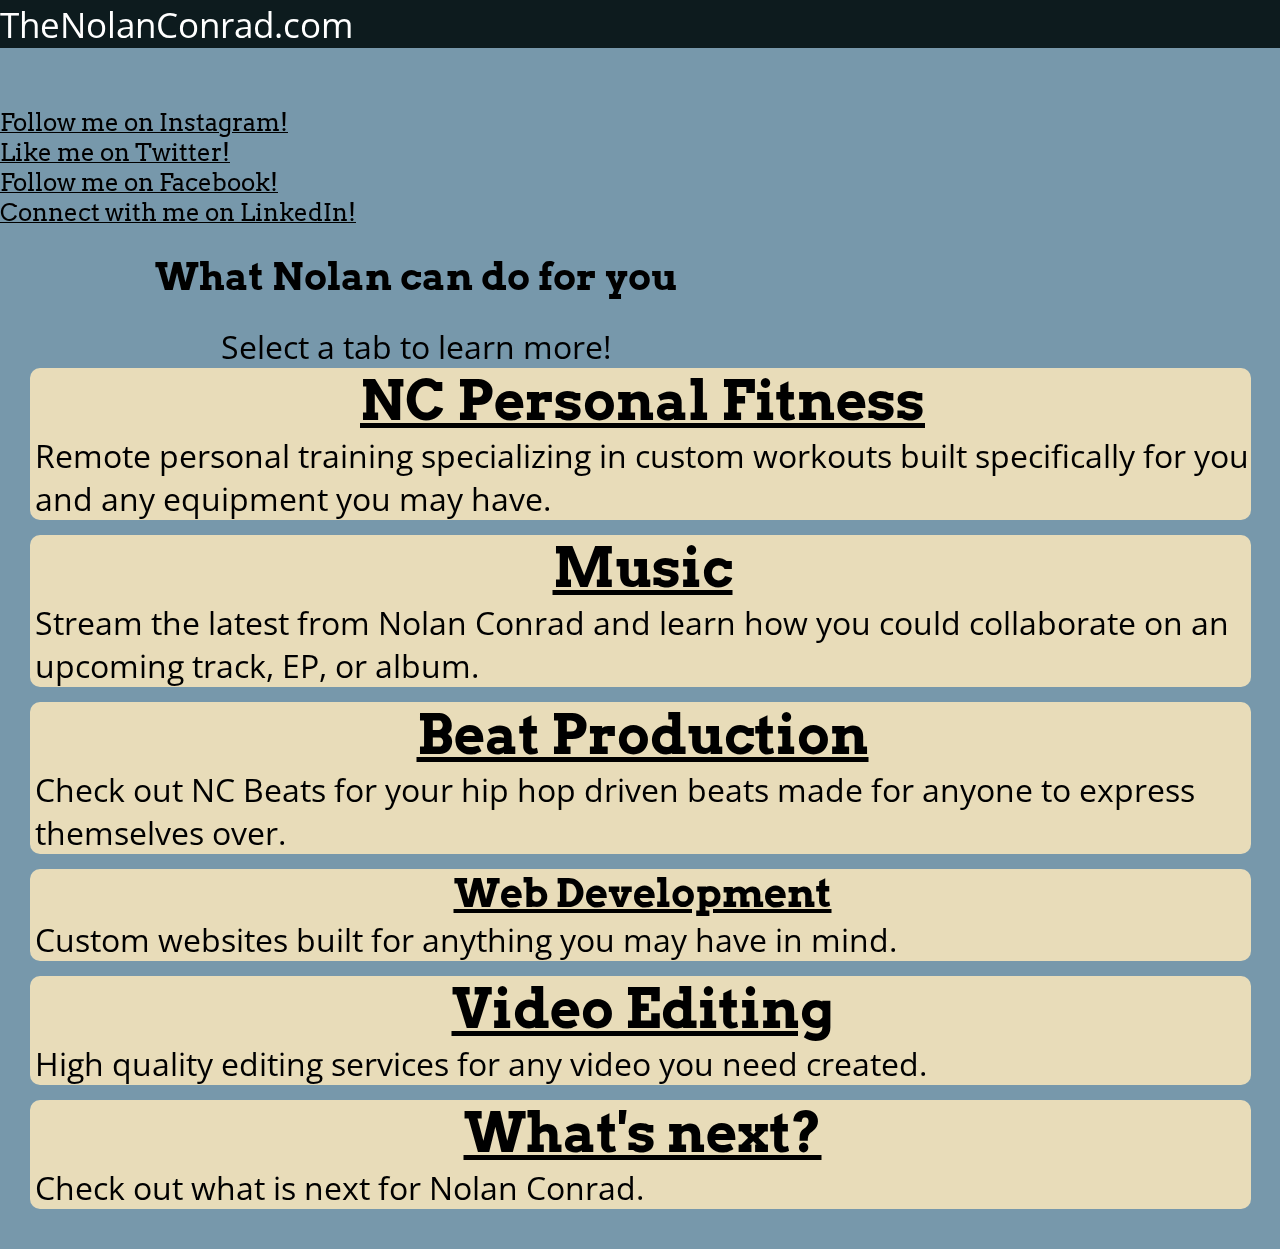
<file: index.html>
<!DOCTYPE html>
<html>
    <head>
        <link rel="stylesheet" href="home-styles.css">
        <link href="https://fonts.googleapis.com/css2?family=Arvo&display=swap" rel="stylesheet">
        <link href="https://fonts.googleapis.com/css2?family=Open+Sans&display=swap" rel="stylesheet">
        <meta name="viewport" content="width=device-width, initial-scale=1.0">
    </head>
    <body>
        <div class="header">
            <p>TheNolanConrad.com</p>
        </div>
        <!-- 
        <div class="nav">
            <p>  News and Updates </p>
        </div>
        -->
        <div class="main">
            <iframe src="https://open.spotify.com/follow/1/?uri=spotify:artist:3QLqkpepnuhxGH0OxMumrw&size=detail&theme=light&show-count=0" width="300" height="56" scrolling="no" frameborder="0" style="border:none; overflow:hidden;" allowtransparency="true"></iframe> <br>
            <div class="socialMediaLinks"> 
                <a href="https://www.instagram.com/thenolanconrad/">Follow me on Instagram! </a> <br>
                <a href="https://twitter.com/thenolanconrad">Like me on Twitter!</a> <br>
                <a href="https://www.facebook.com/thenolanconrad">Follow me on Facebook!</a> <br>
                <a href="https://www.linkedin.com/in/nolanconrad">Connect with me on LinkedIn!</a>
            </div>
            <h1>What Nolan can do for you</h1>
            <p>Select a tab to learn more!</p>
            <div class="service-container">
                <a href="ncpf.html">
                    <div class="service-wrapper one">
                        <h2>NC Personal Fitness</h2>
                        <p>Remote personal training specializing in custom workouts built specifically for you and any equipment you may have.</p>
                    </div>
                </a>   
                <a href="musicProduction.html"> 
                    <div class="service-wrapper two">
                        <h2>Music</h2>
                        <p>Stream the latest from Nolan Conrad and learn how you could collaborate on an upcoming track, EP, or album.</p>
                    </div>
                </a>
                <a href="ncbeats.html">
                    <div class="service-wrapper three">
                        <h2>Beat Production</h2>
                        <P>Check out NC Beats for your hip hop driven beats made for anyone to express themselves over.</P>
                    </div>
                </a>
                <a href="webDev.html">
                    <div class="service-wrapper four">
                        <h2>Web Development</h2> 
                        <p>Custom websites built for anything you may have in mind.</p>
                    </div>
                </a>
                <a href="videoEditing.html">
                    <div class="service-wrapper five">
                        <h2>Video Editing</h2>
                        <p>High quality editing services for any video you need created. </p>
                    </div>
                </a>
                <a href="whatsNext.html">
                    <div class="service-wrapper six">
                        <h2> What's next? </h2>
                        <p>Check out what is next for Nolan Conrad. </p>
                    </div>
                </a>
            </div>
        </div>
        <div class="footer">

        </div>
    </body>
</html>
</file>
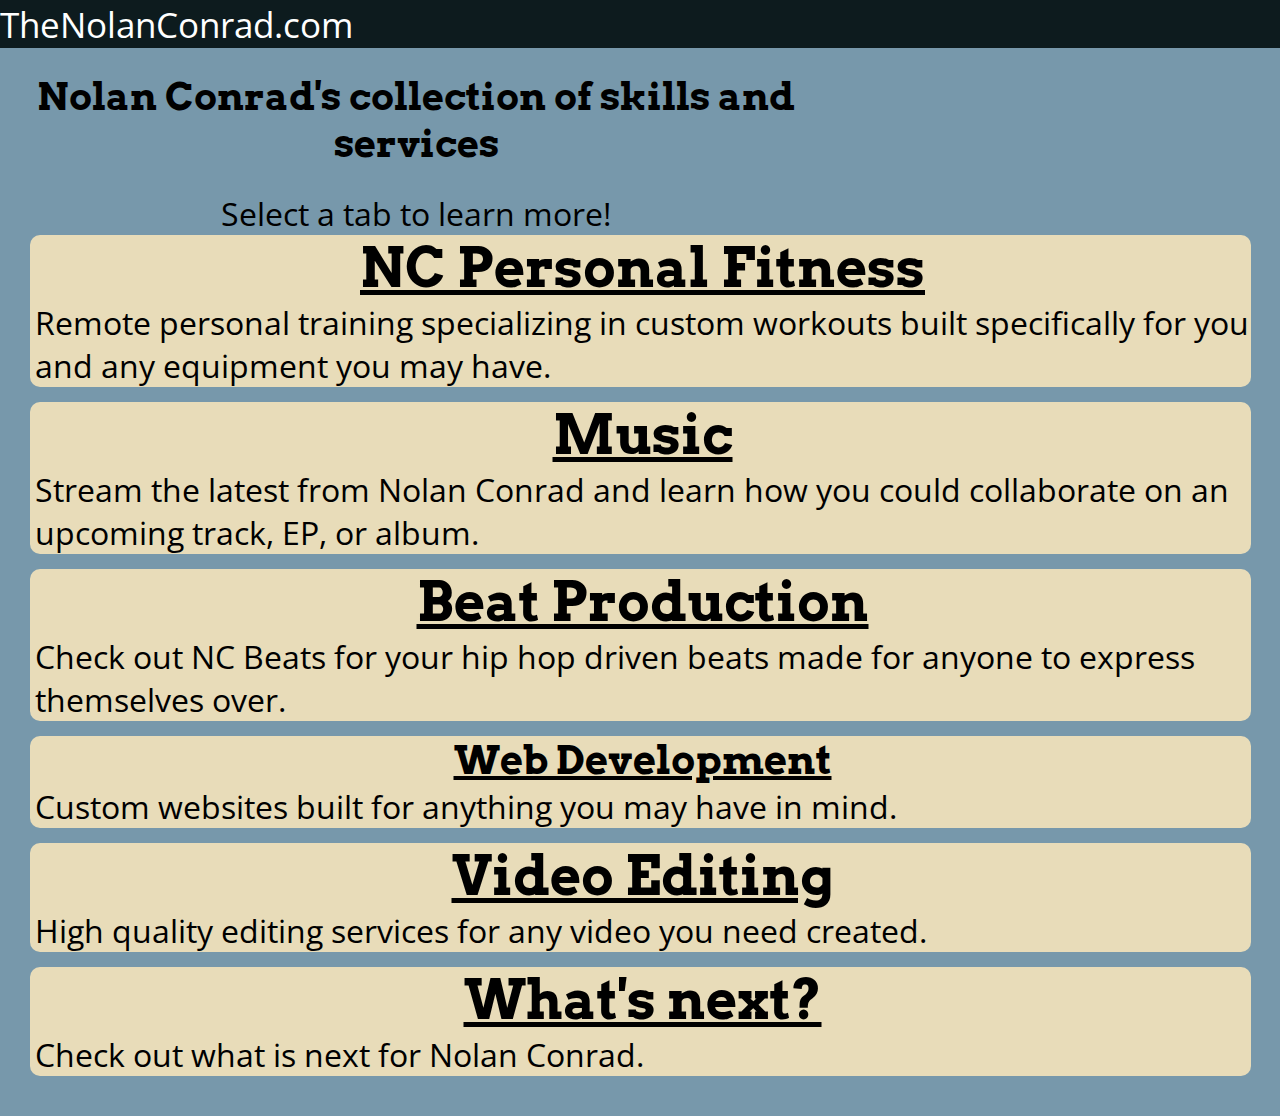
<file: home.html>
<!DOCTYPE html>
<html>
    <head>
        <link rel="stylesheet" href="home-styles.css">
        <link href="https://fonts.googleapis.com/css2?family=Arvo&display=swap" rel="stylesheet">
        <link href="https://fonts.googleapis.com/css2?family=Open+Sans&display=swap" rel="stylesheet">
    </head>
    <body>
        <div class="header">
            <p>TheNolanConrad.com</p>
        </div>
        <!-- 
        <div class="nav">
            <p>  News and Updates </p>
        </div>
        -->
        <div class="main">
            <h1>Nolan Conrad's collection of skills and services</h1>
            <p>Select a tab to learn more!</p>
            <div class="service-container">
                <a href="ncpf.html">
                    <div class="service-wrapper one">
                        <h2>NC Personal Fitness</h2>
                        <p>Remote personal training specializing in custom workouts built specifically for you and any equipment you may have.</p>
                    </div>
                </a>   
                <a href="musicProduction.html"> 
                    <div class="service-wrapper two">
                        <h2>Music</h2>
                        <p>Stream the latest from Nolan Conrad and learn how you could collaborate on an upcoming track, EP, or album.</p>
                    </div>
                </a>
                <a href="ncbeats.html">
                    <div class="service-wrapper three">
                        <h2>Beat Production</h2>
                        <P>Check out NC Beats for your hip hop driven beats made for anyone to express themselves over.</P>
                    </div>
                </a>
                <a href="webDev.html">
                    <div class="service-wrapper four">
                        <h2>Web Development</h2> 
                        <p>Custom websites built for anything you may have in mind.</p>
                    </div>
                </a>
                <a href="videoEditing.html">
                    <div class="service-wrapper five">
                        <h2>Video Editing</h2>
                        <p>High quality editing services for any video you need created. </p>
                    </div>
                </a>
                <a href="whatsNext.html">
                    <div class="service-wrapper six">
                        <h2> What's next? </h2>
                        <p>Check out what is next for Nolan Conrad. </p>
                    </div>
                </a>
            </div>
        </div>
        <div class="footer">

        </div>
    </body>
</html>
</file>
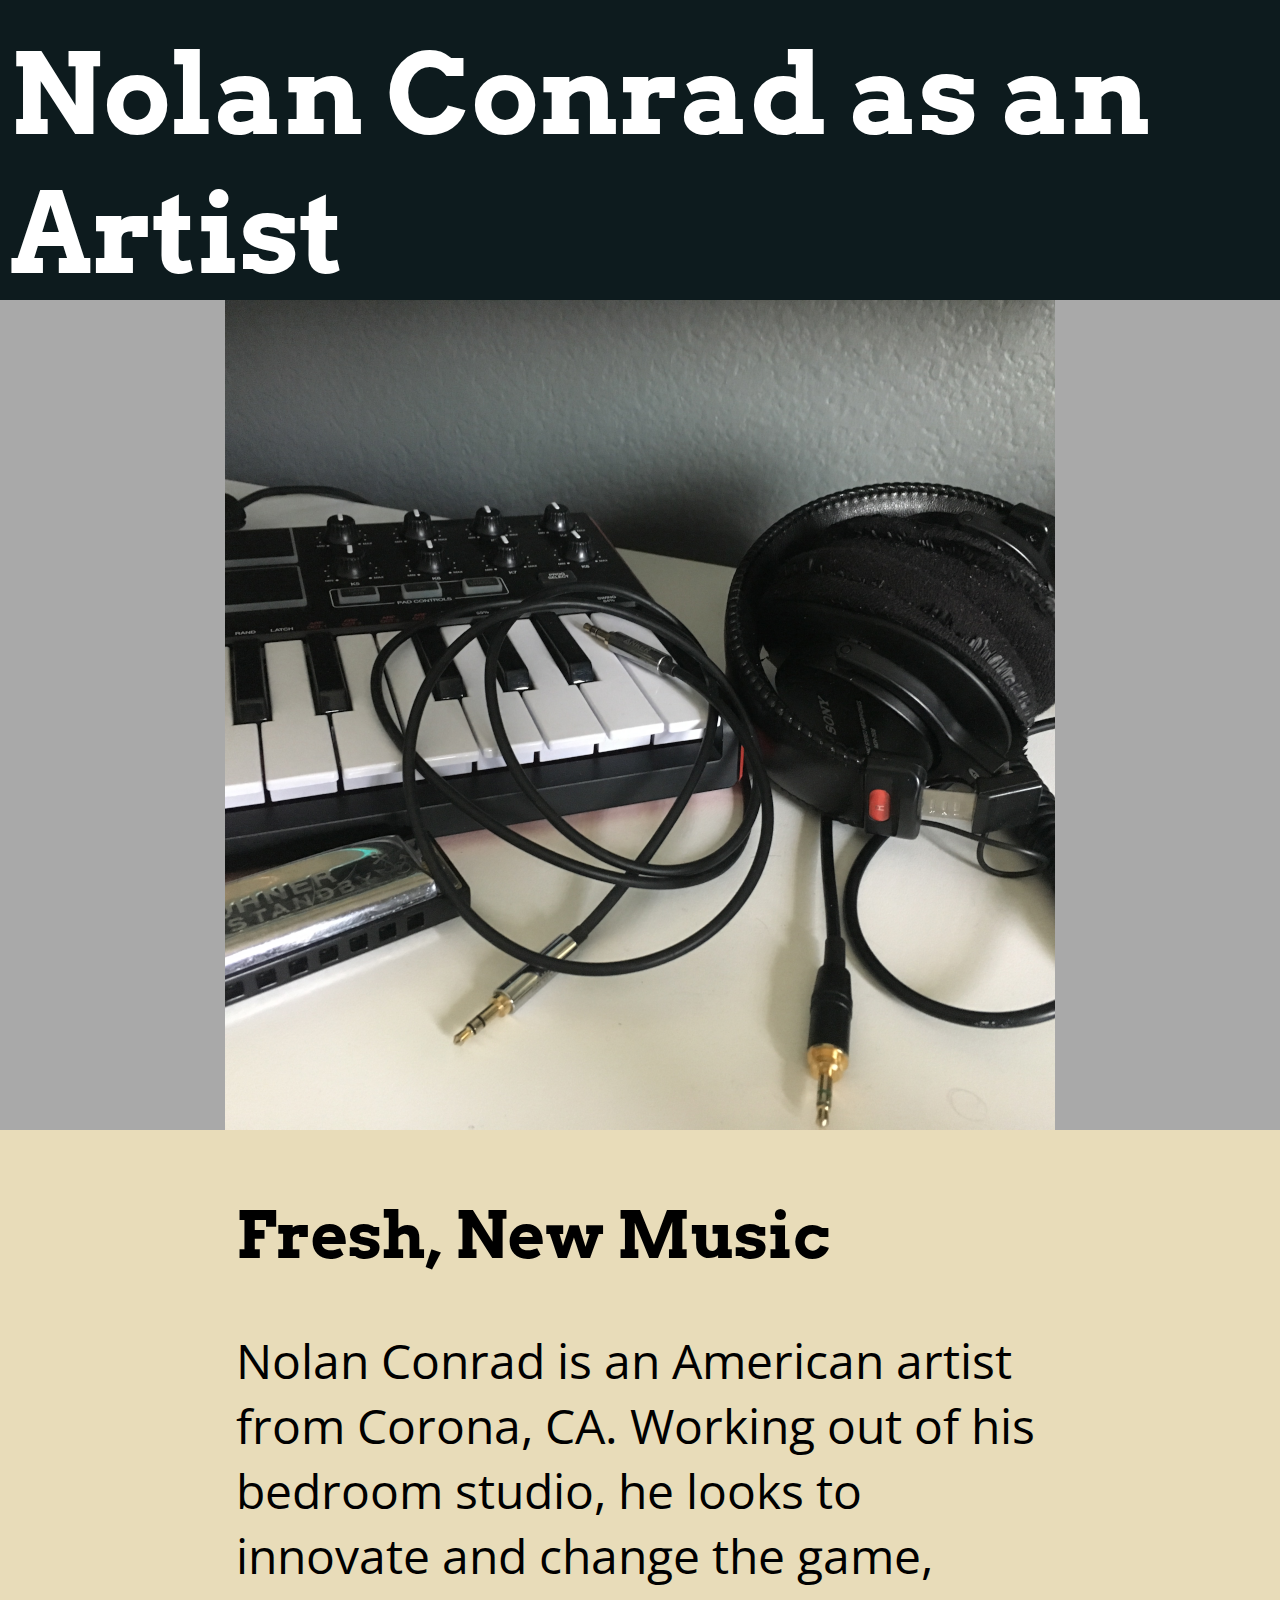
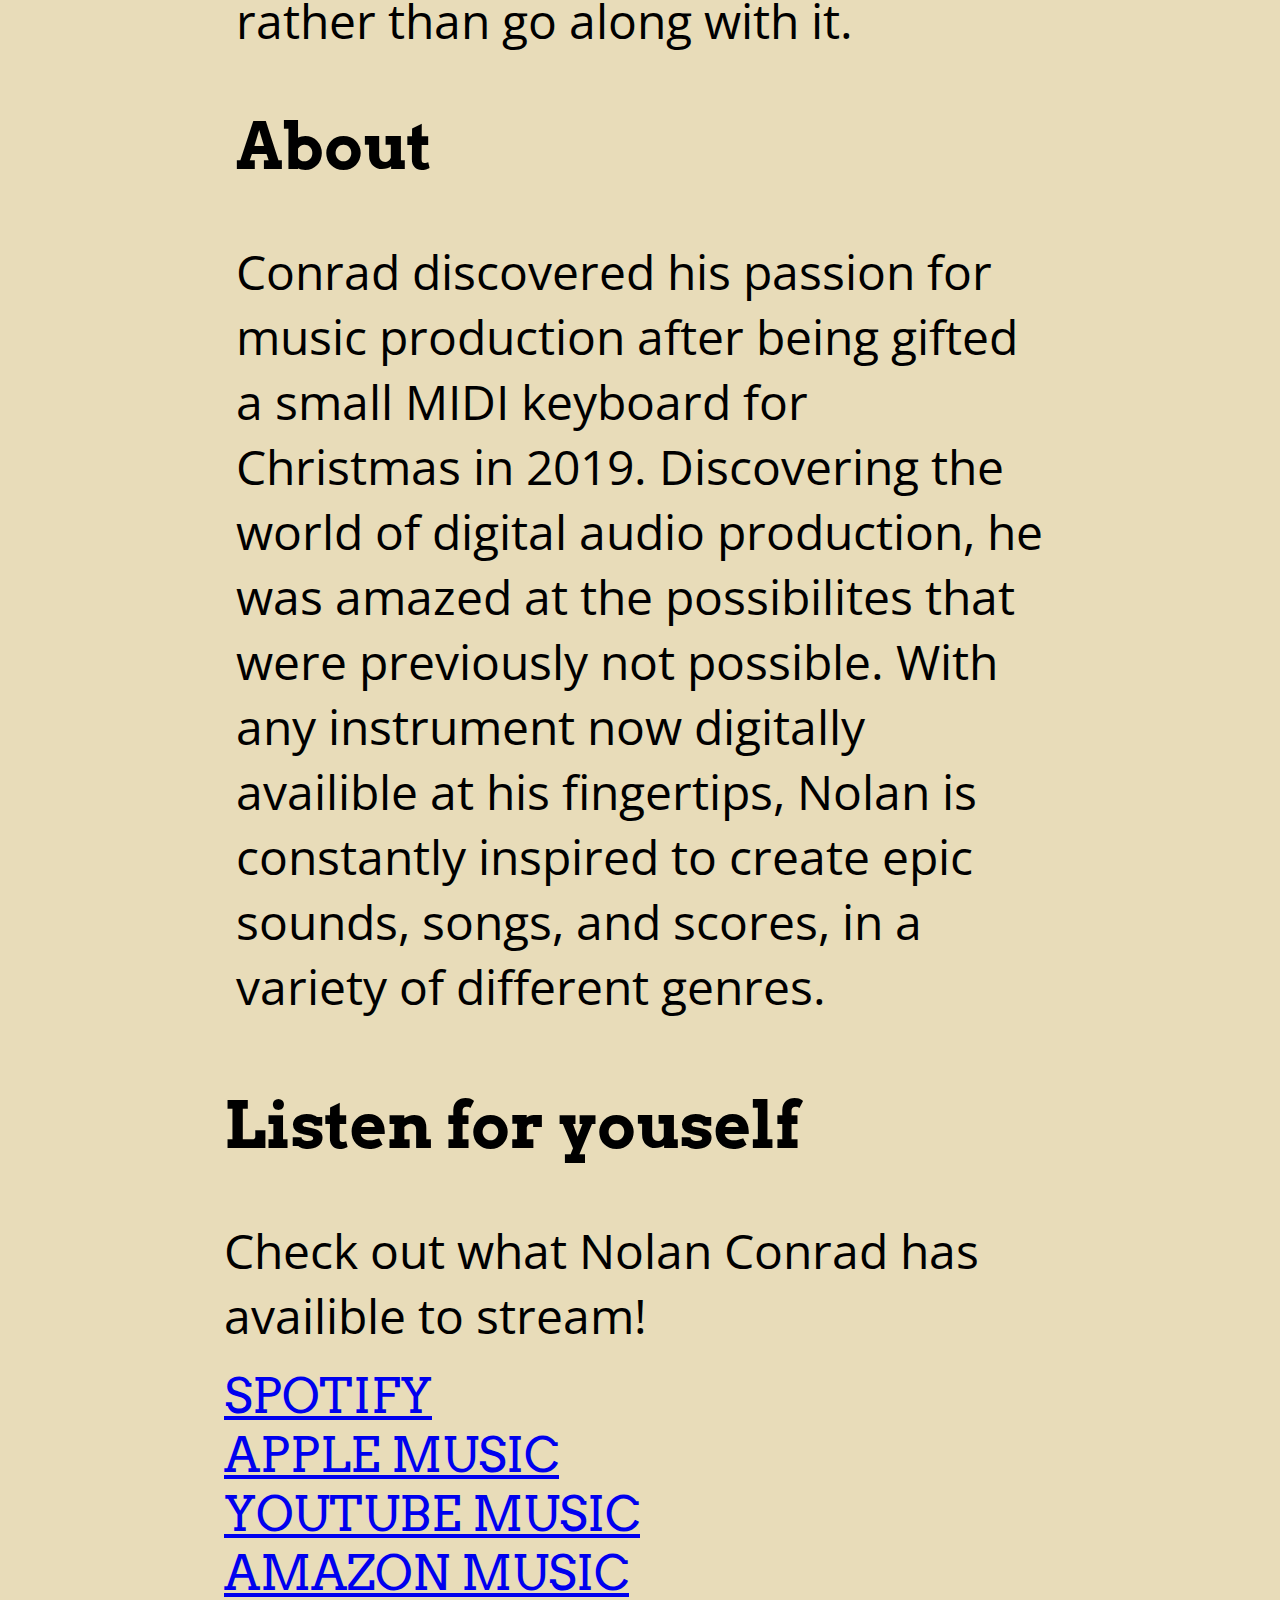
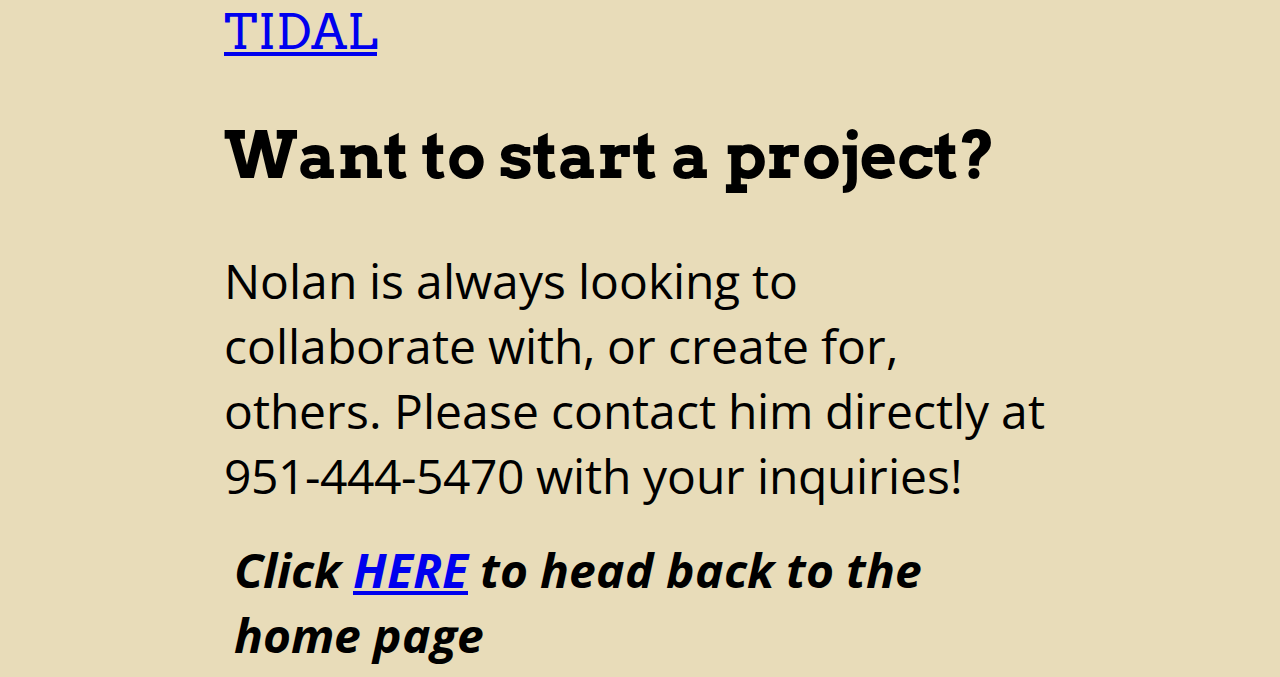
<file: musicProduction.html>
<!DOCTYPE html>
<html>
    <head>
        <link rel="stylesheet" href="musicProduction-styles.css">
        <link href="https://fonts.googleapis.com/css2?family=Arvo&display=swap" rel="stylesheet">
        <link href="https://fonts.googleapis.com/css2?family=Open+Sans&display=swap" rel="stylesheet">
        <meta name="viewport" initial-scale=1.0 content="width=400%">
    </head>
    <body>
        <div class="header">

        </div>
        <div class="topInfo">
            <div class="title">
                <h1>Nolan Conrad as an Artist</h1>
            </div>
            <div class="titlePhoto">
                <img src="musicTools.png" alt="">
            </div>
        </div>
        <div class="mainContent">
            <div class="blurb">
                <h2>Fresh, New Music</h2>
                <p>Nolan Conrad is an American artist from Corona, CA. Working out of his bedroom studio, he looks to innovate and change the game, rather than go along with it. </p>
                <h2>About</h2>
                <p>Conrad discovered his passion for music production after being gifted a small MIDI keyboard for Christmas in 2019. Discovering the world of digital audio production, he was amazed at the possibilites that were previously not possible. With any instrument now digitally availible at his fingertips, Nolan is constantly inspired to create epic sounds, songs, and scores, in a variety of different genres.</p>
            </div>
            <div class="links">
                <h2>Listen for youself</h2>
                <p>Check out what Nolan Conrad has availible to stream!</p>
                <br>
                <a href="https://open.spotify.com/artist/3QLqkpepnuhxGH0OxMumrw">SPOTIFY</a> <br>
                <a href="https://music.apple.com/us/artist/nolan-conrad/1530422012">APPLE MUSIC</a> <br>
                <a href="https://music.youtube.com/channel/UCvfLA6Ld8JCEh_g0wflYUTQ">YOUTUBE MUSIC</a> <br>
                <a href="https://music.amazon.com/artists/B08HKVMRL7/nolan-conrad">AMAZON MUSIC</a> <br>
                <a href="https://tidal.com/browse/artist/21179148">TIDAL</a> <br>
            </div>
            <div class="examples">
                <h2>Want to start a project?</h2>
                <P>Nolan is always looking to collaborate with, or create for, others. Please contact him directly at 951-444-5470 with your inquiries! </P>
            </div>
            <br>
            <div class="backToHome">
                <p> <b> Click <a href="index.html">HERE</a> to head back to the home page </b></p>
            </div>
        </div>
        
    </body>
</html>
</file>
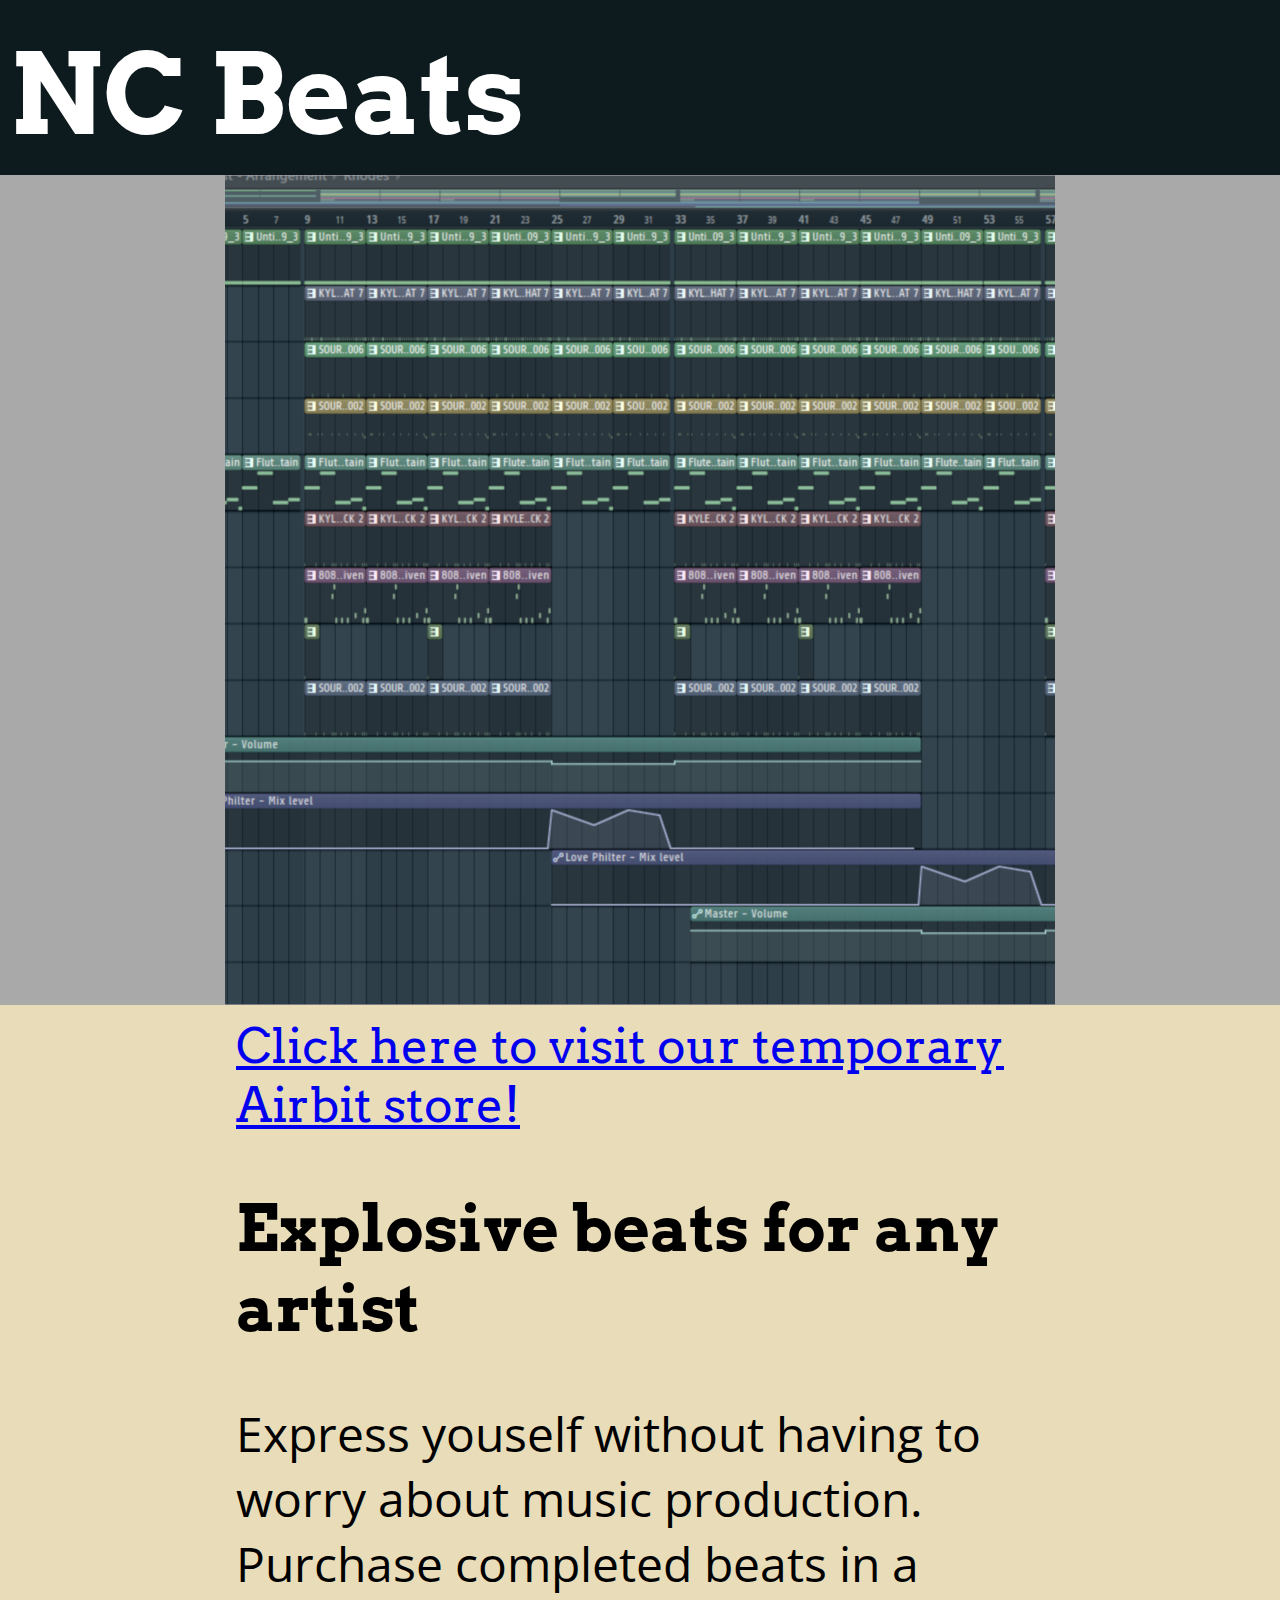
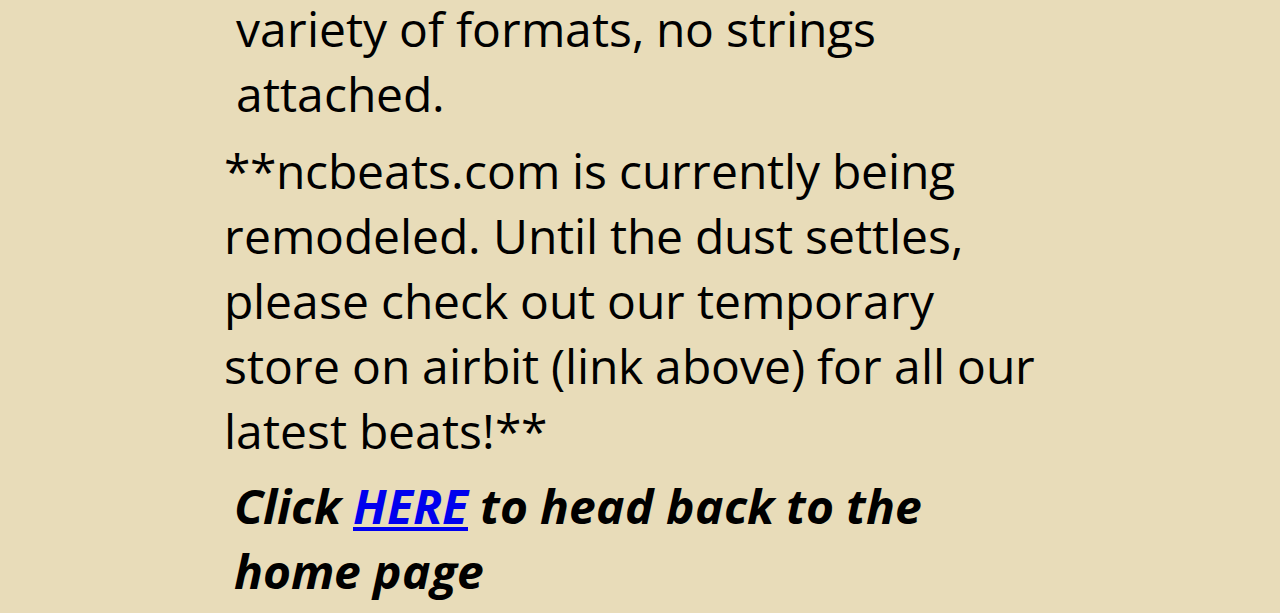
<file: ncbeats.html>
<!DOCTYPE html>
<html>
    <head>
        <link rel="stylesheet" href="ncbeats-styles.css">
        <link href="https://fonts.googleapis.com/css2?family=Arvo&display=swap" rel="stylesheet">
        <link href="https://fonts.googleapis.com/css2?family=Open+Sans&display=swap" rel="stylesheet">
        <meta name="viewport" initial-scale=1.0 content="width=400%">
    </head>
    <body>
        <div class="header">

        </div>
        <div class="topInfo">
            <div class="title">
                <h1>NC Beats</h1>
            </div>
            <div class="titlePhoto">
                <img src="FLStudioCapture(830x830).png" alt="">
            </div>
        </div>
        <div class="mainContent">
            <div class="blurb">
                <a href="https://airbit.com/thenolanconrad">Click here to visit our temporary Airbit store!</a>
                <h2>Explosive beats for any artist </h2>
                <p>Express youself without having to worry about music production. Purchase completed beats in a variety of formats, no strings attached.</p>
            </div>
            <div class="links">
                <p>**ncbeats.com is currently being remodeled. Until the dust settles, please check out our temporary store on airbit (link above) for all our latest beats!**</p>
            </div>
            <div class="examples">
                
            </div>
            <div class="backToHome">
                <p> <b> Click <a href="index.html">HERE</a> to head back to the home page </b></p>
            </div>
        </div>
    </body>
</html>
</file>
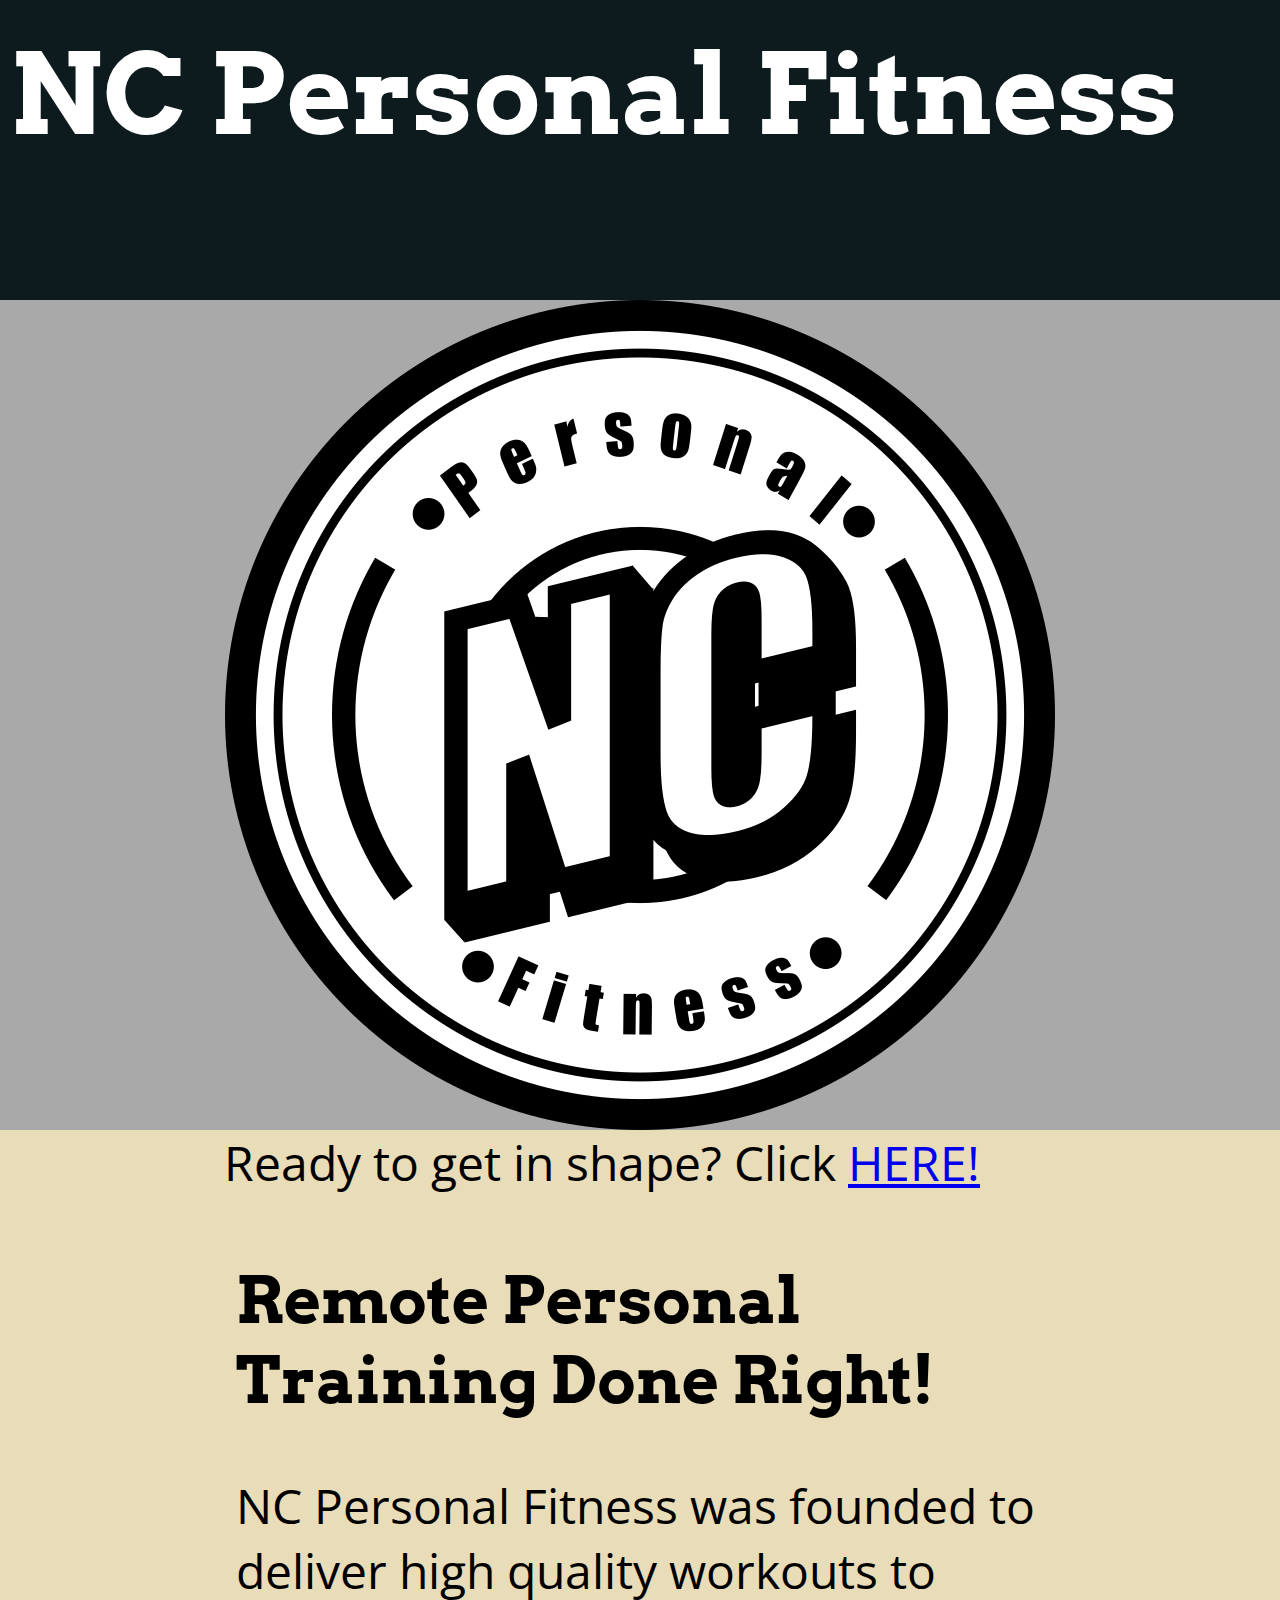
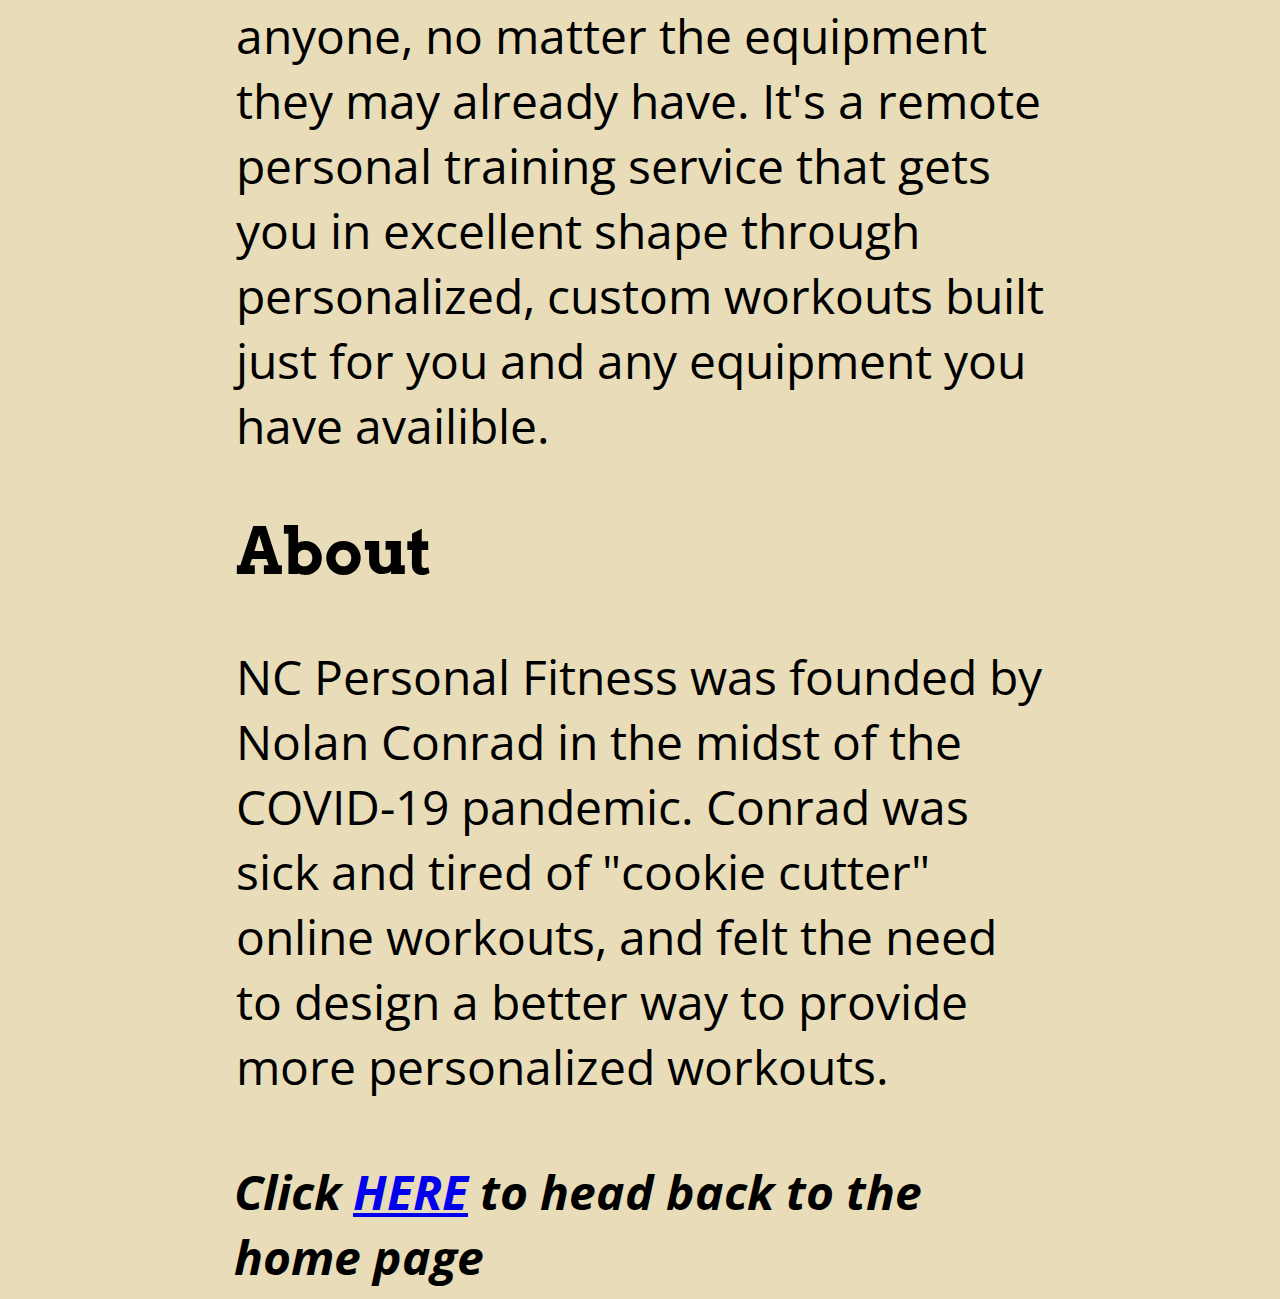
<file: ncpf.html>
<!DOCTYPE html>
<html>
    <head>
        <link rel="stylesheet" href="ncpf-styles.css">
        <link href="https://fonts.googleapis.com/css2?family=Arvo&display=swap" rel="stylesheet">
        <link href="https://fonts.googleapis.com/css2?family=Open+Sans&display=swap" rel="stylesheet">
        <meta name="viewport" initial-scale=1.0 content="width=400%">
    </head>
    <body>
        <div class="header">

        </div>
        <div class="topInfo">
            <div class="title">
                <h1>NC Personal Fitness</h1>
            </div>
            <div class="titlePhoto">
                <img src="NCPersonalFitnessWebpageLogo(830x830).png" alt="">
            </div>
        </div>
        <div class="mainContent">
            <div class="links">
                <p> Ready to get in shape? Click <a href="http://ncpersonalfitness.com">HERE!</a>  </p>
            </div>
            <div class="blurb">
                <h2>Remote Personal Training Done Right!</h2>
                <p>NC Personal Fitness was founded to deliver high quality workouts to anyone, no matter the equipment they may already have. It's a remote personal training service that gets you in excellent shape through personalized, custom workouts built just for you and any equipment you have availible. </p>
                <h2>About</h2>
                <p>NC Personal Fitness was founded by Nolan Conrad in the midst of the COVID-19 pandemic. Conrad was sick and tired of "cookie cutter" online workouts, and felt the need to design a better way to provide more personalized workouts. </p>
            </div>
            <br>
            <div class="examples">
                
            </div>
            <br>
            <div class="backToHome">
                <p> <b> Click <a href="index.html">HERE</a> to head back to the home page </b></p>
            </div>
        </div>
    </body>
</html>
</file>
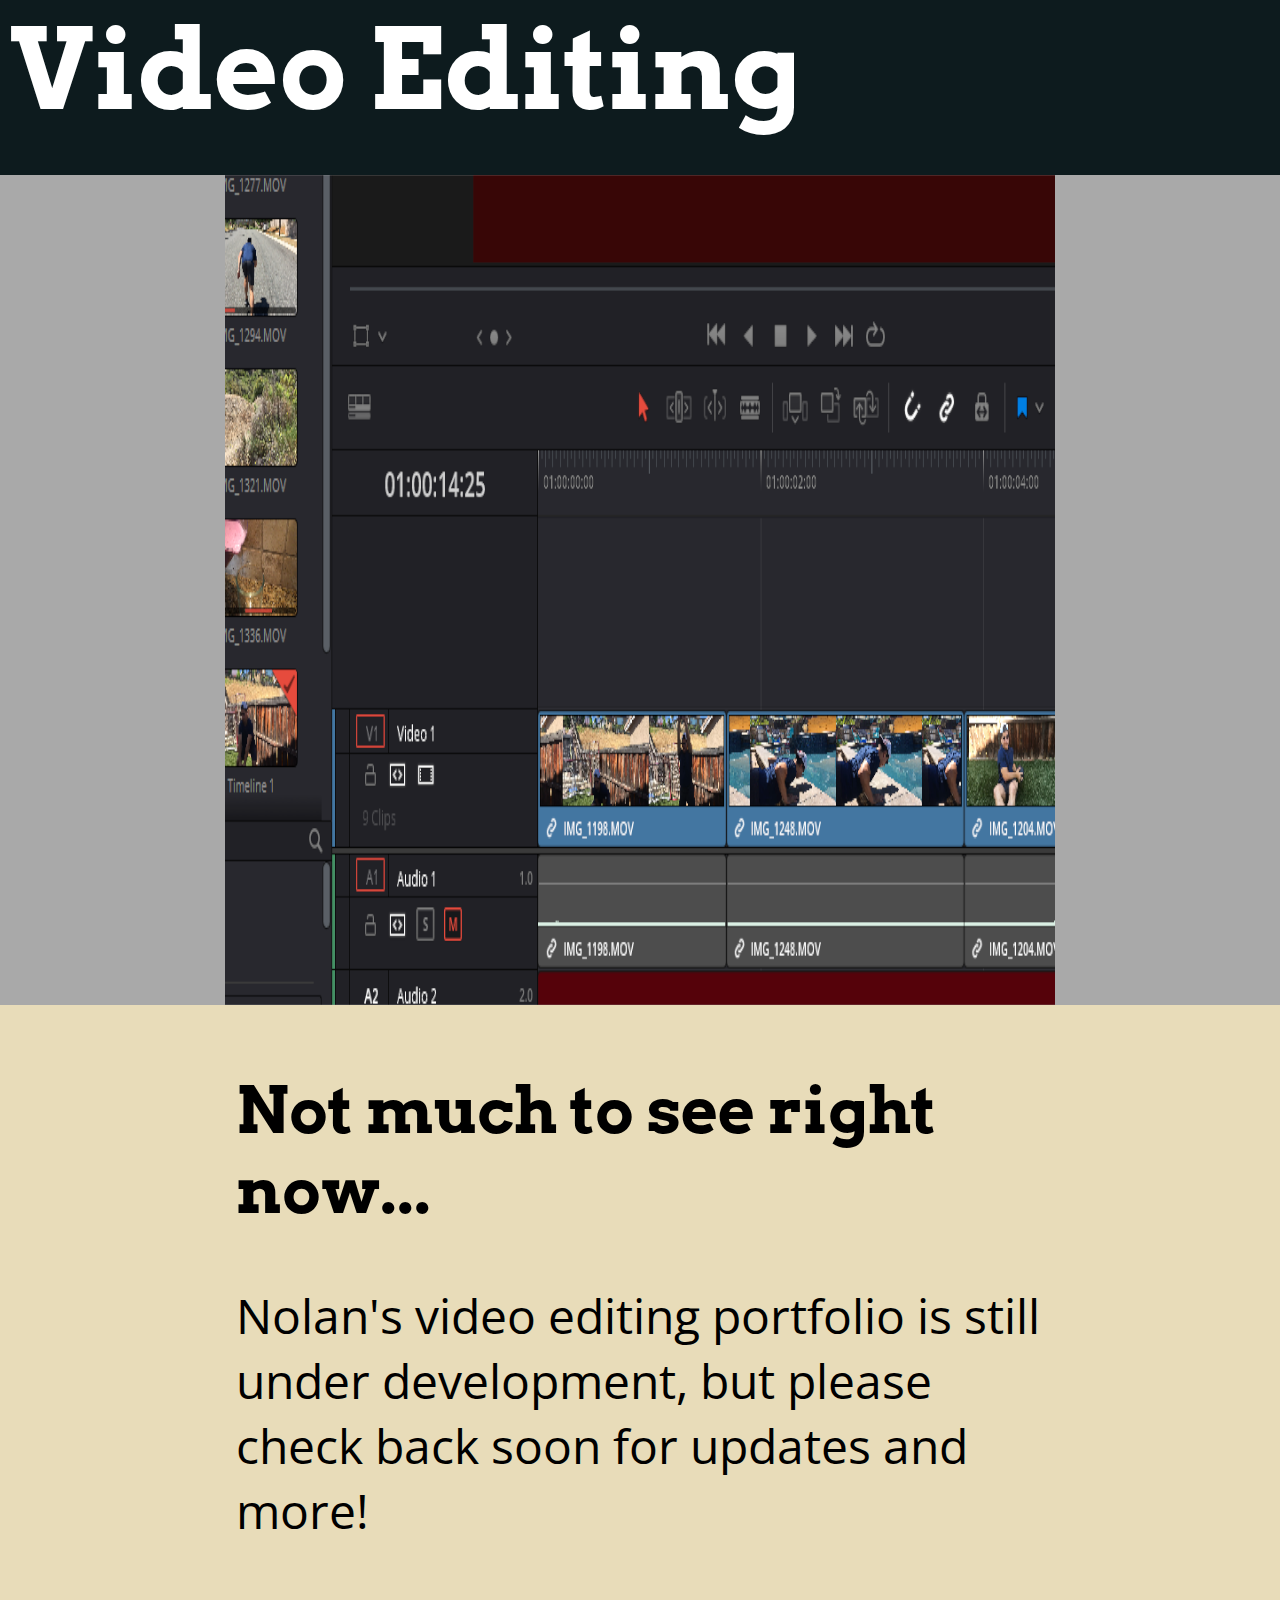
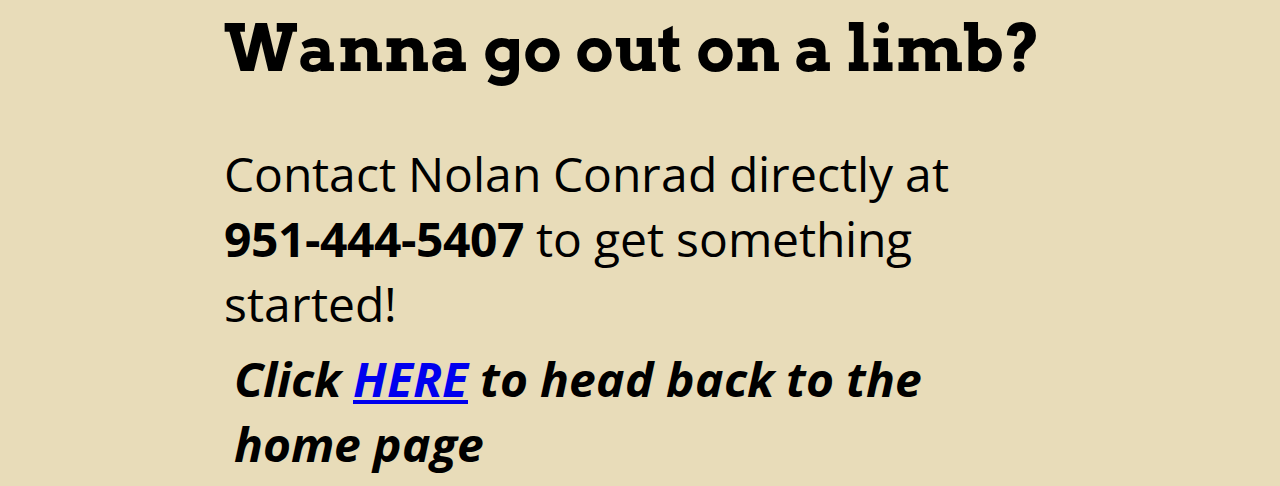
<file: videoEditing.html>
<!DOCTYPE html>
<html>
    <head>
        <link rel="stylesheet" href="videoEditing-styles.css">
        <link href="https://fonts.googleapis.com/css2?family=Arvo&display=swap" rel="stylesheet">
        <link href="https://fonts.googleapis.com/css2?family=Open+Sans&display=swap" rel="stylesheet">
        <meta name="viewport" initial-scale=1.0 content="width=400%">
    </head>
    <body>
        <div class="header">

        </div>
        <div class="topInfo">
            <div class="title">
                <h1>Video Editing</h1>
            </div>
            <div class="titlePhoto">
                <img src="videoEditing.png" alt="">
            </div>
        </div>
        <div class="mainContent">
            <div class="blurb">
                <h2>Not much to see right now...</h2>
                <p>Nolan's video editing portfolio is still under development, but please check back soon for updates and more!</p>
            </div>
            <div class="links">
                <h2>Wanna go out on a limb?</h2>
                <p>Contact Nolan Conrad directly at <b> 951-444-5407 </b>to get something started!</p>
            </div>
            <div class="examples">
                
            </div>
            <div class="backToHome">
                <p> <b> Click <a href="index.html">HERE</a> to head back to the home page </b></p>
            </div>
        </div>
    </body>
</html>
</file>
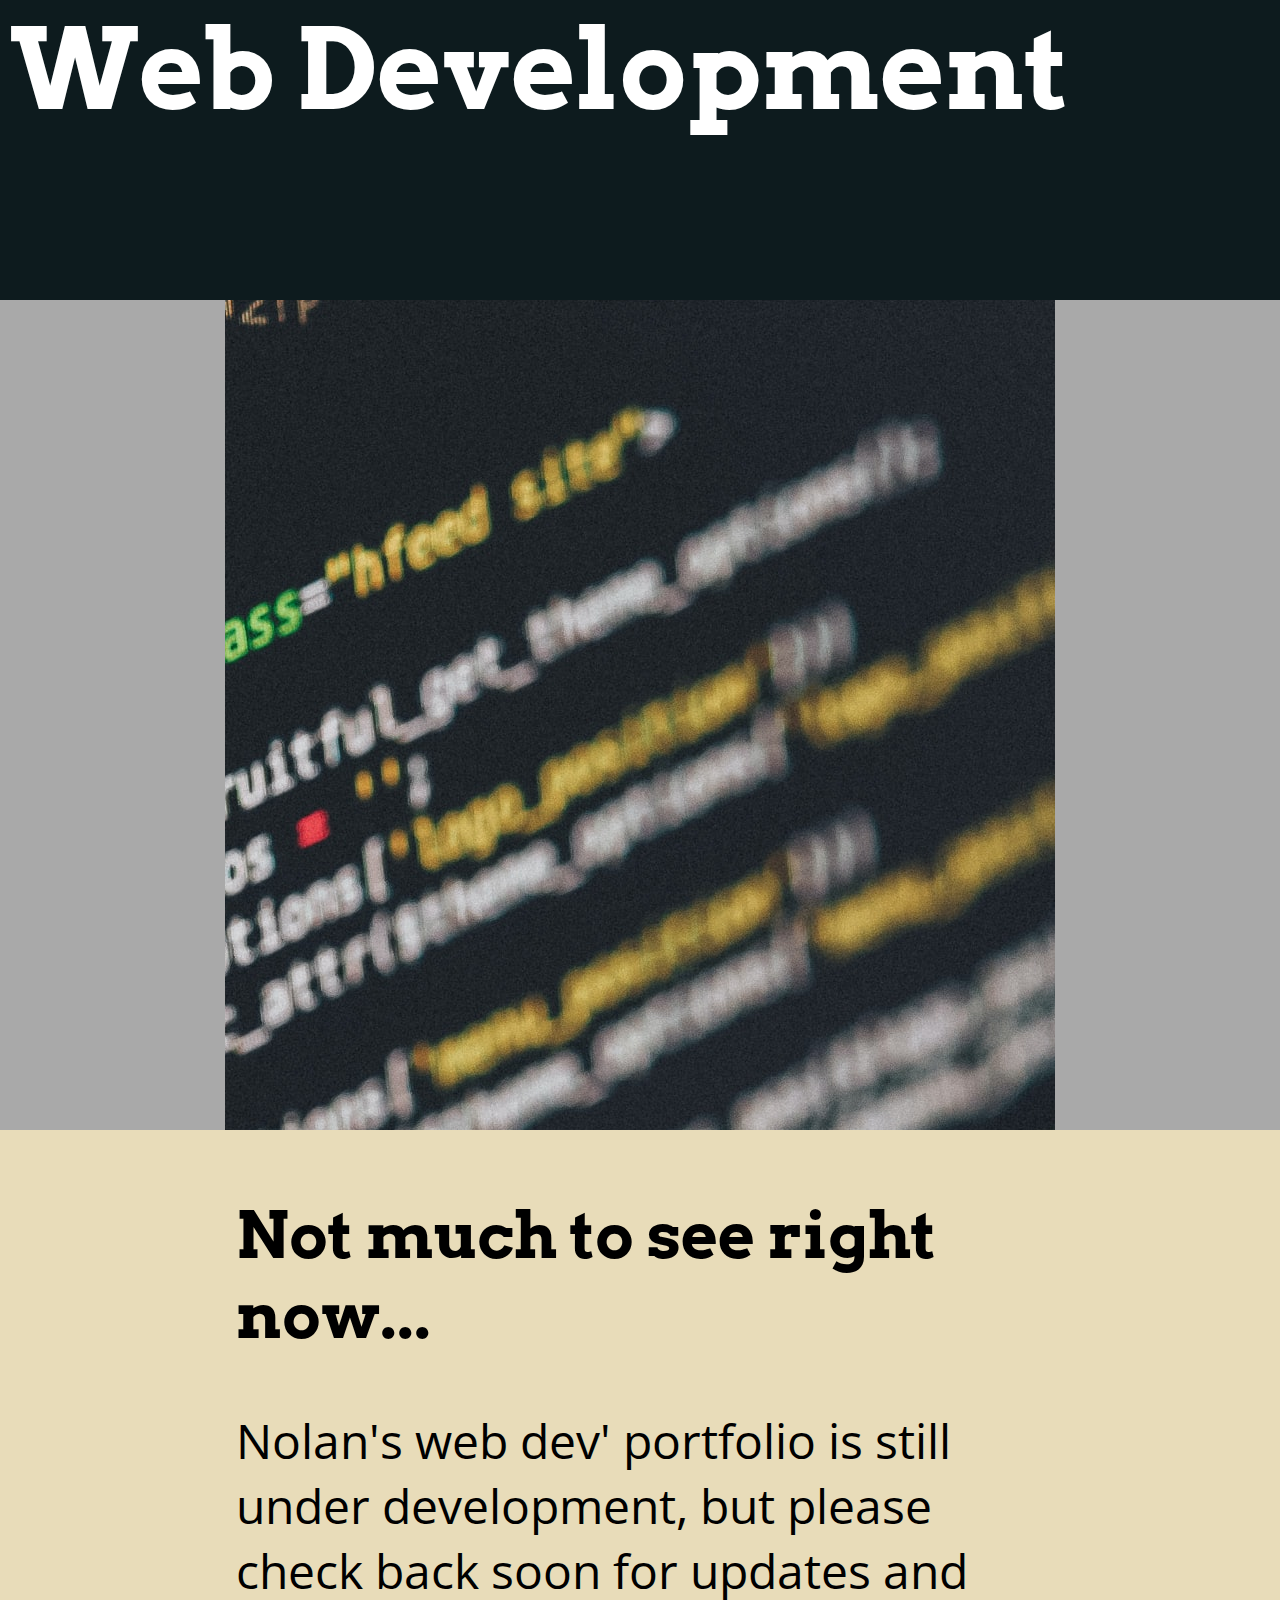
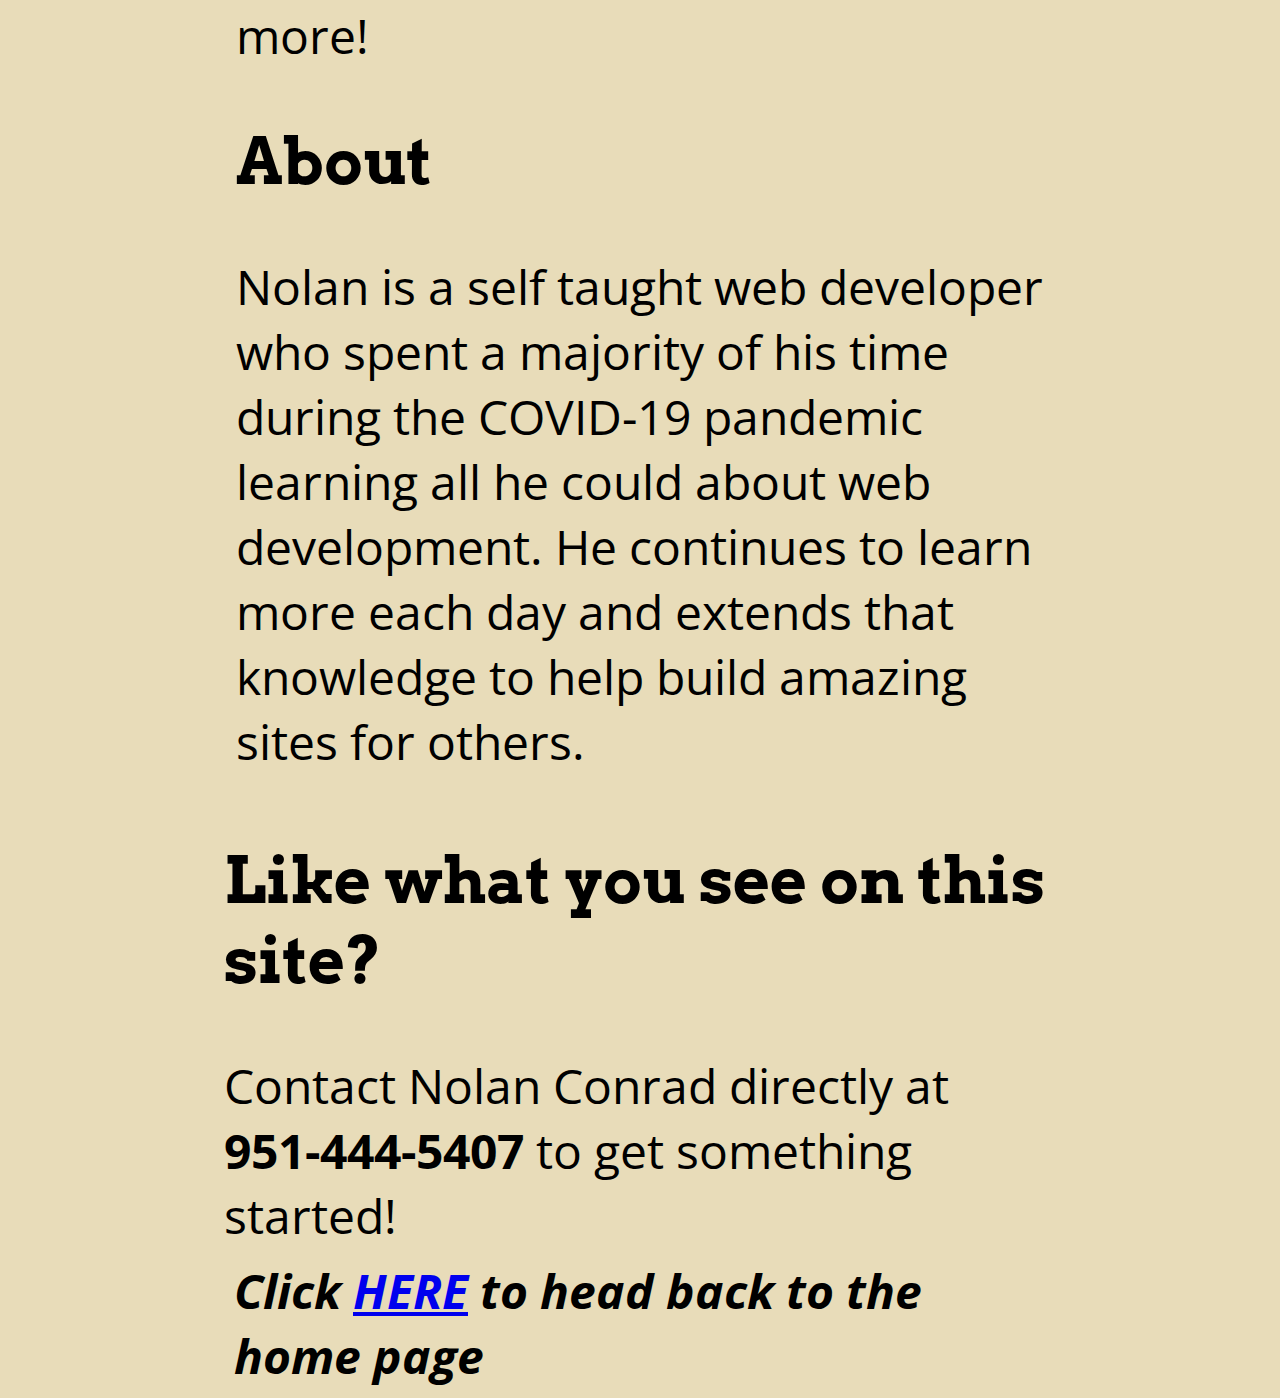
<file: webDev.html>
<!DOCTYPE html>
<html>
    <head>
        <link rel="stylesheet" href="webDev-styles.css">
        <link href="https://fonts.googleapis.com/css2?family=Arvo&display=swap" rel="stylesheet">
        <link href="https://fonts.googleapis.com/css2?family=Open+Sans&display=swap" rel="stylesheet">
        <meta name="viewport" initial-scale=1.0 content="width=400%">
    </head>
    <body>
        <div class="header">

        </div>
        <div class="topInfo">
            <div class="title">
                <h1>Web Development</h1>
            </div>
            <div class="titlePhoto">
                <img src="Coding(830x830).png" alt="">
            </div>
        </div>
        <div class="mainContent">
            <div class="blurb">
                <h2>Not much to see right now...</h2>
                <p>Nolan's web dev' portfolio is still under development, but please check back soon for updates and more!</p>
                <h2>About</h2>
                <p>Nolan is a self taught web developer who spent a majority of his time during the COVID-19 pandemic learning all he could about web development. He continues to learn more each day and extends that knowledge to help build amazing sites for others.</p>
            </div>
            <div class="links">
                <h2>Like what you see on this site?</h2>
                <p>Contact Nolan Conrad directly at <b> 951-444-5407 </b>to get something started!</p>
            </div>
            <div class="examples">
                
            </div>
            <div class="backToHome">
                <p> <b> Click <a href="index.html">HERE</a> to head back to the home page </b></p>
            </div>
        </div>
    </body>
</html>
</file>
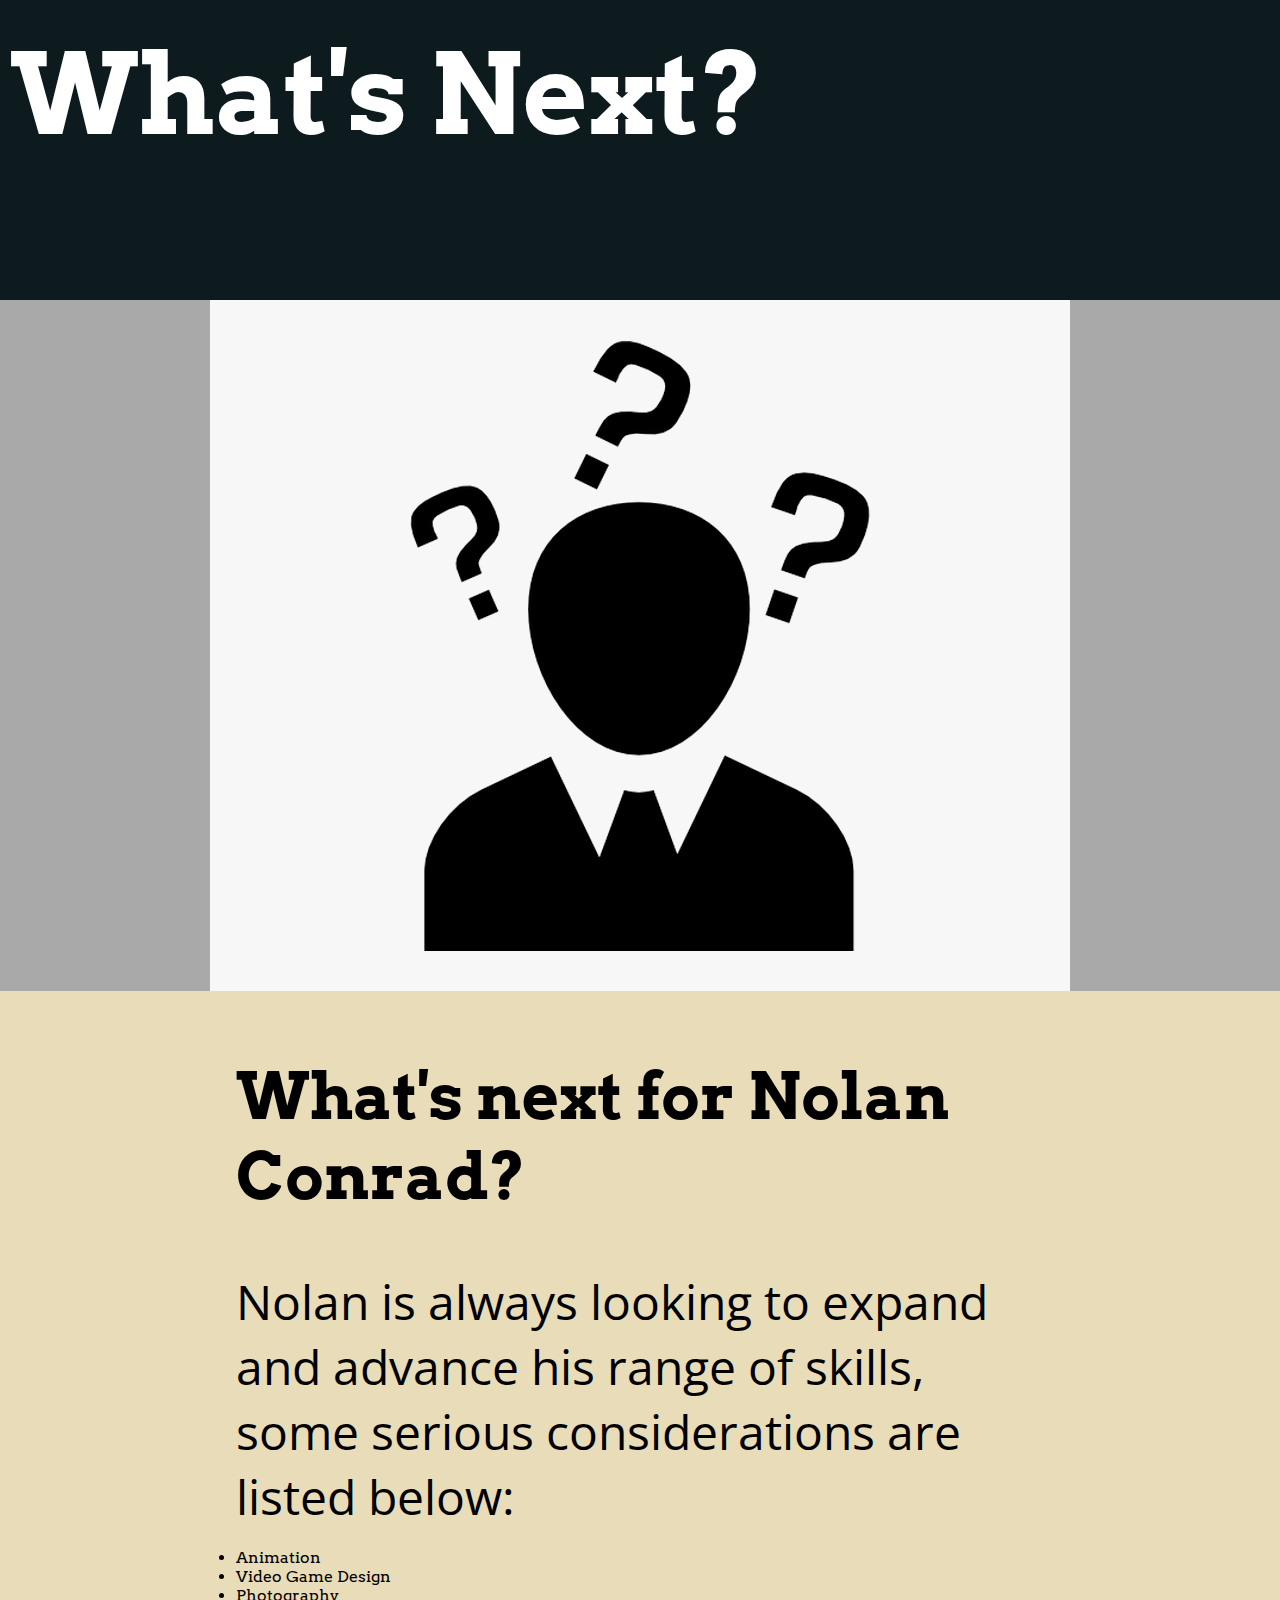
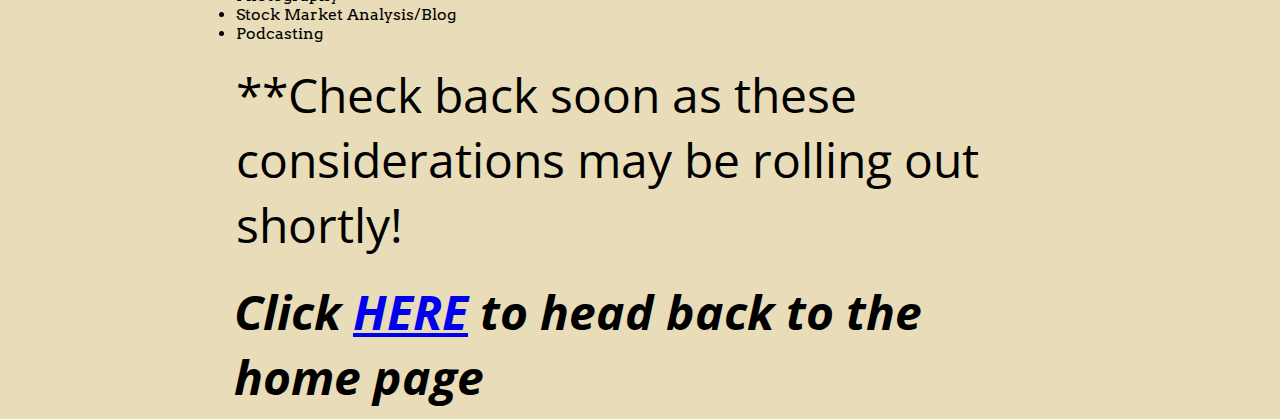
<file: whatsNext.html>
<!DOCTYPE html>
<html>
    <head>
        <link rel="stylesheet" href="whatsNext-styles.css">
        <link href="https://fonts.googleapis.com/css2?family=Arvo&display=swap" rel="stylesheet">
        <link href="https://fonts.googleapis.com/css2?family=Open+Sans&display=swap" rel="stylesheet">
        <meta name="viewport" initial-scale=1.0 content="width=400%">
    </head>
    <body>
        <div class="header">

        </div>
        <div class="topInfo">
            <div class="title">
                <h1>What's Next?</h1>
            </div>
            <div class="titlePhoto">
                <img src="QuestionMarkHead.png" alt="">
            </div>
        </div>
        <div class="mainContent">
            <div class="blurb">
                <h2>What's next for Nolan Conrad?</h2>
                <p>Nolan is always looking to expand and advance his range of skills, some serious considerations are listed below:</p>
                <br>
                <li>Animation</li>
                <li>Video Game Design</li>
                <li>Photography</li>
                <li>Stock Market Analysis/Blog</li>
                <li>Podcasting</li>
                <br>
                <p>**Check back soon as these considerations may be rolling out shortly!</p>
            </div>
            <div class="links">
                <p> </p>
            </div>
            <div class="examples">
                
            </div>
            <div class="backToHome">
                <p> <b> Click <a href="index.html">HERE</a> to head back to the home page </b></p>
            </div>
        </div>
    </body>
</html>
</file>
<file: home-styles.css>
body {
    margin: 0px;
    padding: 0px;
    font-family: 'Arvo', serif;
    background-color: #7798AB;
    width: 100% fixed;
    overflow-x: hidden;
}
.header {
    background-color: #0D1B1E;
    width: 100vw;
    margin: auto;
}
.header p {
    font-size: 2.2rem;
    margin: 0px;
    padding: 0px;
    /*
    padding-left: 5px;
    */
    color: white;
}
.nav {
    display: inline;
    background-color: red;
    width: 100vw;
    margin: 0px;
    padding: 0px;
    text-decoration: underline;
}

.main {
    background-color: #7798AB;
    margin: auto;
    float: left;
    width: 100%;
    margin: 0px;
    padding: 0px;
}
.main p {
    text-align: center;
    margin: 0px;
    padding: 0px;
}

h1 {
    font-size: 2.4rem;
    margin: 0px;
    padding-top: 25px;
    padding-bottom: 25px;
    text-align: center;
}
h2 {
    font-size: 3.4rem;
    /*
    padding-left: 5px;
    */
    text-align: center;
    margin: 0px;
    padding: 0px;
}
p {
    font-family: 'Open Sans', sans-serif;
    font-size: 2rem;
    margin: 0px;
    padding: 0px;
}
a {
    font-size: 1.5rem;
}
.socialMediaLinks {
    text-decoration: underline;
    padding: 0px;
    margin: 0px;
}
a:link {
    color: black;
    text-decoration: none;
    margin: 0px;
    padding: 0px;
} 
a:visited {
    color: black;
    margin: 0px;
    padding: 0px;
}
.service-container {
    display: grid;
    grid-template-columns: 100vw;
    grid-template-rows: auto;
    padding-bottom: 25px;
    
}
.service-wrapper {
    border-radius: 10px;
    /*
    padding: 5px;
    */
    background-color: #E8DCB9;
    width: 95vw;
    height: fit-content;
    margin-left: auto;
    margin-right: auto;
    margin-bottom: 15px;
    padding-left: 5px;
    
}

.service-wrapper p {
    text-decoration: none;
    text-align: left;
    /*
    padding-left: 10px;
    */
    margin: 0px;
    padding: 0px;
}
.service-wrapper h2 {
    text-decoration: underline;
    margin: 0px;
    padding: 0px;
}
.four h2 {
    font-size: 2.5rem;
}
@media only screen and (min-width: 1200px) {
    .main {
        width: 65%; 
    }
}
</file>
<file: musicProduction-styles.css>
body {
    margin: 0px;
    padding: 0px;
    font-family: 'Arvo', serif;
    background-color: #E8DCB9;
}
.topInfo {
    width: 100vw;
    margin: auto;
    display: grid;
    grid-template-columns: 1fr;
    grid-template-rows: 300px 1fr;
    grid-gap: 0px;
}
h1 {
    font-size: 7rem;
    margin: 0px;
    padding: 0px;
    padding-top: 25px;
    padding-left: 10px;
}
.title {
    background-color: #0D1B1E;
}
.title h1 {
    color: white;
}
.titlePhoto {
    background-color: darkgray;
}
img {
    margin: auto;
    display: block;
}
.mainContent {
    width: 200%;
    margin: auto;
    background-color: #E8DCB9;
}
.blurb {
    padding: 12px;
}
h2 {
    font-size: 4rem;
}
a {
    font-size: 3rem;
}
p {
    font-size: 3rem;
    font-family: 'Open Sans', sans-serif;
    margin: 0px;
    padding: 0px;
}
.backToHome {
    background-color: #E8DCB9;
    margin: 0px;
    padding: 10px;
    font-style: italic;
}
@media only screen and (min-width: 1200px) {
    .mainContent {
        width: 65%; 
    }  
}
</file>
<file: ncbeats-styles.css>
body {
    margin: 0px;
    padding: 0px;
    font-family: 'Arvo', serif;
    background-color: #E8DCB9;
}
.topInfo {
    width: 100vw;
    margin: auto;
    display: grid;
    grid-template-columns: 1fr;
    grid-template-rows: 175px 1fr;
    grid-gap: 0px;
}
h1 {
    font-size: 7rem;
    margin: 0px;
    padding: 0px;
    padding-top: 25px;
    padding-left: 10px;
}
.title {
    background-color: #0D1B1E;
}
.title h1 {
    color: white;
}
.titlePhoto {
    background-color: darkgray;
}
img {
    margin: auto;
    display: block;
}
.mainContent {
    width: 200%;
    margin: auto;
    background-color: #E8DCB9;
}
.blurb {
    padding: 12px;
}
h2 {
    font-size: 4rem;
}
a {
    font-size: 3rem;
}
p {
    font-size: 3rem;
    font-family: 'Open Sans', sans-serif;
    margin: 0px;
    padding: 0px;
}
.backToHome {
    background-color: #E8DCB9;
    margin: 0px;
    padding: 10px;
    font-style: italic;
}
@media only screen and (min-width: 1200px) {
    .mainContent {
        width: 65%; 
    }  
}
</file>
<file: ncpf-styles.css>
body {
    margin: 0px;
    padding: 0px;
    width: 100%;
    font-family: 'Arvo', serif;
    background-color: #E8DCB9;
}
.topInfo {
    width: 100vw;
    margin: auto;
    display: grid;
    grid-template-columns: 1fr;
    grid-template-rows: 300px 1fr;
    grid-gap: 0px;
}
h1 {
    font-size: 7rem;
    margin: 0px;
    padding: 0px;
    padding-top: 25px;
    padding-left: 10px;
}
.title {
    background-color: #0D1B1E;
}
.title h1 {
    color: white;
}
.titlePhoto {
    background-color: darkgray;
}
img {
    margin: auto;
    display: block;
}
.mainContent {
    width: 200%;
    margin: auto;
    background-color: #E8DCB9;
}
.blurb {
    padding: 12px;
}
h2 {
    font-size: 4rem;
}
p {
    font-size: 3rem;
    font-family: 'Open Sans', sans-serif;
    margin: 0px;
    padding: 0px;
}
.backToHome {
    background-color: #E8DCB9;
    margin: 0px;
    padding: 10px;
    font-style: italic;
}
@media only screen and (min-width: 1200px) {
    .mainContent {
        width: 65%; 
    }  
}
</file>
<file: videoEditing-styles.css>
body {
    margin: 0px;
    padding: 0px;
    font-family: 'Arvo', serif;
    background-color: #E8DCB9;
}
.topInfo {
    width: 100vw;
    margin: auto;
    display: grid;
    grid-template-columns: 1fr;
    grid-template-rows: 175px 1fr;
    grid-gap: 0px;
}
h1 {
    font-size: 7rem;
    margin: 0px;
    padding: 0px;
    padding-left: 10px;
}
.title {
    background-color: #0D1B1E;
}
.title h1 {
    color: white;
}
.titlePhoto {
    background-color: darkgray;
}
img {
    margin: auto;
    display: block;
}
.mainContent {
    width: 200%;
    margin: auto;
    background-color: #E8DCB9;
}
.blurb {
    padding: 12px;
}
h2 {
    font-size: 4rem;
}
a {
    font-size: 3rem;
}
p {
    font-size: 3rem;
    font-family: 'Open Sans', sans-serif;
    margin: 0px;
    padding: 0px;
}
.backToHome {
    background-color: #E8DCB9;
    margin: 0px;
    padding: 10px;
    font-style: italic;
}
@media only screen and (min-width: 1200px) {
    .mainContent {
        width: 65%; 
    }  
}
</file>
<file: webDev-styles.css>
body {
    margin: 0px;
    padding: 0px;
    font-family: 'Arvo', serif;
    background-color: #E8DCB9;
}
.topInfo {
    width: 100vw;
    margin: auto;
    display: grid;
    grid-template-columns: 1fr;
    grid-template-rows: 300px 1fr;
    grid-gap: 0px;
}
h1 {
    font-size: 7rem;
    margin: 0px;
    padding: 0px;
    padding-left: 10px;
}
.title {
    background-color: #0D1B1E;
}
.title h1 {
    color: white;
}
.titlePhoto {
    background-color: darkgray;
}
img {
    margin: auto;
    display: block;
}
.mainContent {
    width: 200%;
    margin: auto;
    background-color: #E8DCB9;
}
.blurb {
    padding: 12px;
}
h2 {
    font-size: 4rem;
}
a {
    font-size: 3rem;
}
p {
    font-size: 3rem;
    font-family: 'Open Sans', sans-serif;
    margin: 0px;
    padding: 0px;
}
.backToHome {
    background-color: #E8DCB9;
    margin: 0px;
    padding: 10px;
    font-style: italic;
}
@media only screen and (min-width: 1200px) {
    .mainContent {
        width: 65%; 
    }  
}
</file>
<file: whatsNext-styles.css>
body {
    margin: 0px;
    padding: 0px;
    font-family: 'Arvo', serif;
    background-color: #E8DCB9;
}
.topInfo {
    width: 100vw;
    margin: auto;
    display: grid;
    grid-template-columns: 1fr;
    grid-template-rows: 300px 1fr;
    grid-gap: 0px;
}
h1 {
    font-size: 7rem;
    margin: 0px;
    padding: 0px;
    padding-top: 25px;
    padding-left: 10px;
}
.title {
    background-color: #0D1B1E;
}
.title h1 {
    color: white;
}
.titlePhoto {
    background-color: darkgray;
}
img {
    margin: auto;
    display: block;
}
.mainContent {
    width: 200%;
    margin: auto;
    background-color: #E8DCB9;
}
.blurb {
    padding: 12px;
}
h2 {
    font-size: 4rem;
}
a {
    font-size: 3rem;
}
p {
    font-size: 3rem;
    font-family: 'Open Sans', sans-serif;
    margin: 0px;
    padding: 0px;
}
.backToHome {
    background-color: #E8DCB9;
    margin: 0px;
    padding: 10px;
    font-style: italic;
}
@media only screen and (min-width: 1200px) {
    .mainContent {
        width: 65%; 
    }  
}
</file>
